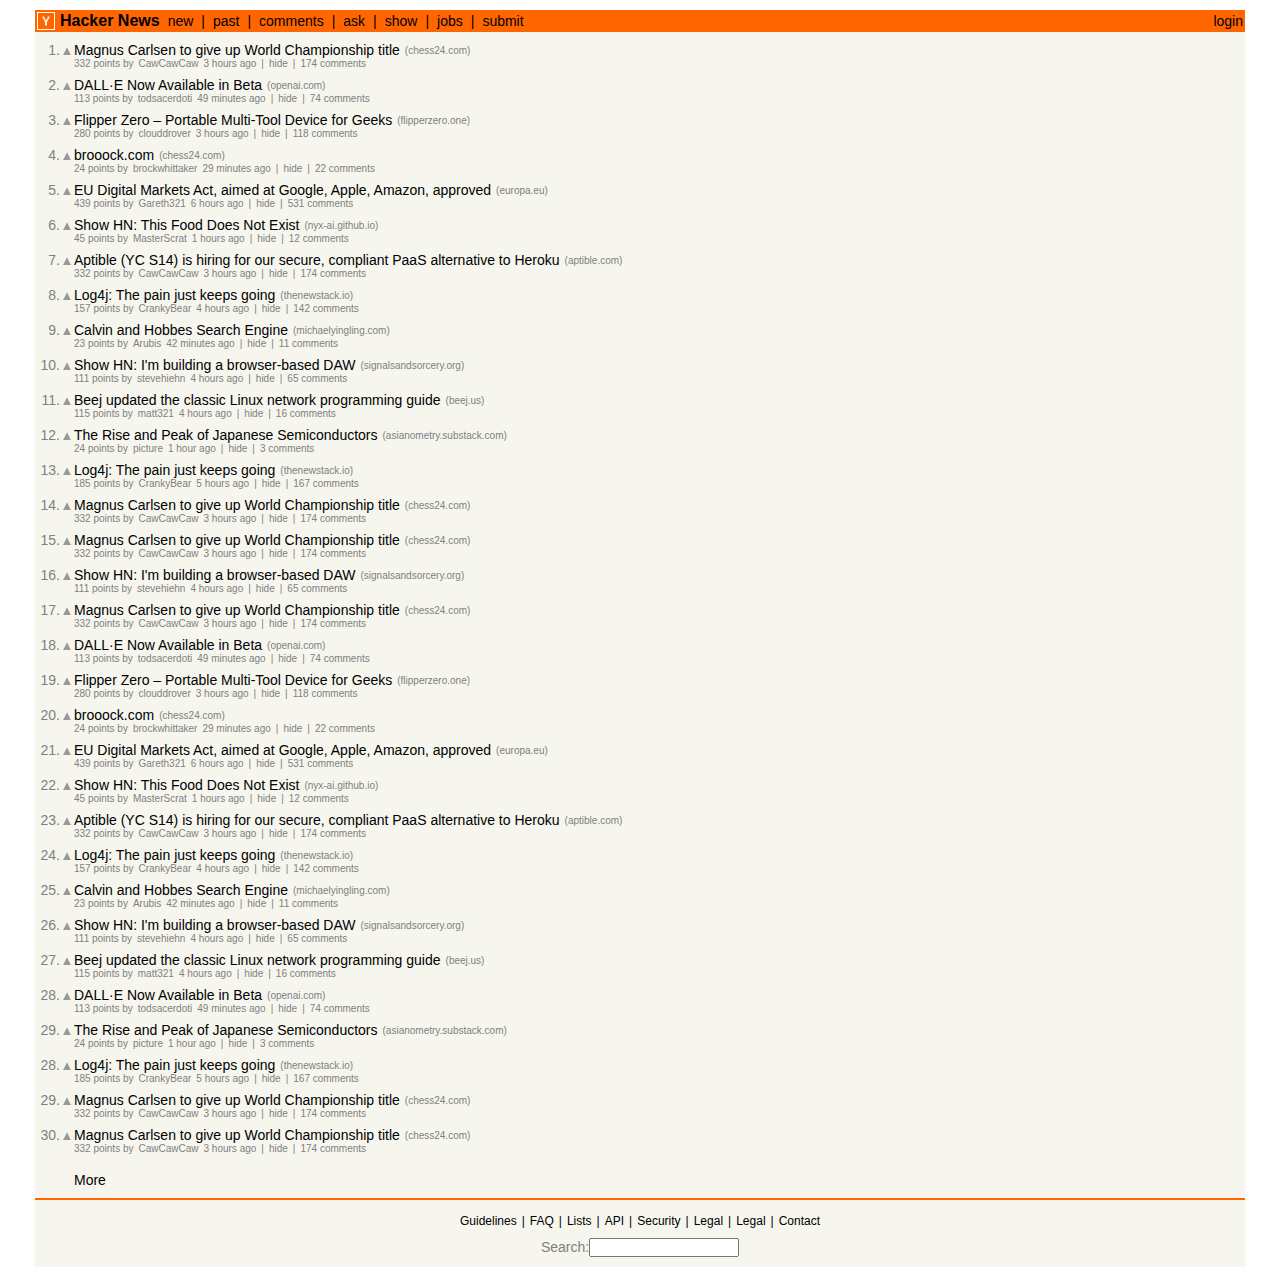
<file: Hacker news/index.html>
<!DOCTYPE html>
<html lang="en">

<head>
    <meta charset="UTF-8">
    <meta http-equiv="X-UA-Compatible" content="IE=edge">
    <meta name="viewport" content="width=device-width, initial-scale=1.0">
    <link rel="icon" href="assets/img/y18.gif">
    <link rel="stylesheet" href="assets/css/style.css">
    <title>Hacker News</title>
</head>

<body>
    <header>
        <div class="header__left-block">
            <img src="assets/img/y18.gif" alt="logo" class="header__logo">
            <ul>
                <li class="header__main-button">Hacker News</li>
                <li>new</li>
                <li>|</li>
                <li>past</li>
                <li>|</li>
                <li>comments</li>
                <li>|</li>
                <li>ask</li>
                <li>|</li>
                <li>show</li>
                <li>|</li>
                <li>jobs</li>
                <li>|</li>
                <li>submit</li>
            </ul>
        </div>
        <p>login</p>
    </header>

    <main>
        <div class="container">
            <div class="rss">
                <ul>
                    <li class="rss__item">
                        <span class="rss__id">1.</span>
                        <img src="assets/img/grayarrow2x.gif" alt="btn" class="rss__btn">
                        <div class="wrapper">
                            <div class="rss__top">
                                <p class="rss__title">Magnus Carlsen to give up World Championship title</p>
                                <span class="rss__link">(chess24.com)</span>
                            </div>
                            <ul class="rss__info">
                                <li>332 points by</li>
                                <li class="rss__info-item">CawCawCaw</li>
                                <li class="rss__info-item">3 hours ago</li>
                                <li>|</li>
                                <li class="rss__info-item">hide</li>
                                <li>|</li>
                                <li class="rss__info-item">174 comments</li>
                            </ul>
                        </div>
                    </li>
                    <li class="rss__item">
                        <span class="rss__id">2.</span>
                        <img src="assets/img/grayarrow2x.gif" alt="btn" class="rss__btn">
                        <div class="wrapper">
                            <div class="rss__top">
                                <p class="rss__title">DALL·E Now Available in Beta</p>
                                <span class="rss__link">(openai.com)</span>
                            </div>
                            <ul class="rss__info">
                                <li>113 points by</li>
                                <li class="rss__info-item">todsacerdoti</li>
                                <li class="rss__info-item">49 minutes ago</li>
                                <li>|</li>
                                <li class="rss__info-item">hide</li>
                                <li>|</li>
                                <li class="rss__info-item">74 comments</li>
                            </ul>
                        </div>
                    </li>
                    <li class="rss__item">
                        <span class="rss__id">3.</span>
                        <img src="assets/img/grayarrow2x.gif" alt="btn" class="rss__btn">
                        <div class="wrapper">
                            <div class="rss__top">
                                <p class="rss__title">Flipper Zero – Portable Multi-Tool Device for Geeks</p>
                                <span class="rss__link">(flipperzero.one)</span>
                            </div>
                            <ul class="rss__info">
                                <li>280 points by</li>
                                <li class="rss__info-item">clouddrover</li>
                                <li class="rss__info-item">3 hours ago</li>
                                <li>|</li>
                                <li class="rss__info-item">hide</li>
                                <li>|</li>
                                <li class="rss__info-item">118 comments</li>
                            </ul>
                        </div>
                    </li>
                    <li class="rss__item">
                        <span class="rss__id">4.</span>
                        <img src="assets/img/grayarrow2x.gif" alt="btn" class="rss__btn">
                        <div class="wrapper">
                            <div class="rss__top">
                                <p class="rss__title">brooock.com</p>
                                <span class="rss__link">(chess24.com)</span>
                            </div>
                            <ul class="rss__info">
                                <li>24 points by</li>
                                <li class="rss__info-item">brockwhittaker</li>
                                <li class="rss__info-item">29 minutes ago</li>
                                <li>|</li>
                                <li class="rss__info-item">hide</li>
                                <li>|</li>
                                <li class="rss__info-item">22 comments</li>
                            </ul>
                        </div>
                    </li>
                    <li class="rss__item">
                        <span class="rss__id">5.</span>
                        <img src="assets/img/grayarrow2x.gif" alt="btn" class="rss__btn">
                        <div class="wrapper">
                            <div class="rss__top">
                                <p class="rss__title">EU Digital Markets Act, aimed at Google, Apple, Amazon, approved
                                </p>
                                <span class="rss__link">(europa.eu)</span>
                            </div>
                            <ul class="rss__info">
                                <li>439 points by</li>
                                <li class="rss__info-item">Gareth321</li>
                                <li class="rss__info-item">6 hours ago</li>
                                <li>|</li>
                                <li class="rss__info-item">hide</li>
                                <li>|</li>
                                <li class="rss__info-item">531 comments</li>
                            </ul>
                        </div>
                    </li>
                    <li class="rss__item">
                        <span class="rss__id">6.</span>
                        <img src="assets/img/grayarrow2x.gif" alt="btn" class="rss__btn">
                        <div class="wrapper">
                            <div class="rss__top">
                                <p class="rss__title">Show HN: This Food Does Not Exist</p>
                                <span class="rss__link">(nyx-ai.github.io)</span>
                            </div>
                            <ul class="rss__info">
                                <li>45 points by</li>
                                <li class="rss__info-item">MasterScrat</li>
                                <li class="rss__info-item">1 hours ago</li>
                                <li>|</li>
                                <li class="rss__info-item">hide</li>
                                <li>|</li>
                                <li class="rss__info-item">12 comments</li>
                            </ul>
                        </div>
                    </li>
                    <li class="rss__item">
                        <span class="rss__id">7.</span>
                        <img src="assets/img/grayarrow2x.gif" alt="btn" class="rss__btn">
                        <div class="wrapper">
                            <div class="rss__top">
                                <p class="rss__title">Aptible (YC S14) is hiring for our secure, compliant PaaS
                                    alternative to Heroku</p>
                                <span class="rss__link">(aptible.com)</span>
                            </div>
                            <ul class="rss__info">
                                <li>332 points by</li>
                                <li class="rss__info-item">CawCawCaw</li>
                                <li class="rss__info-item">3 hours ago</li>
                                <li>|</li>
                                <li class="rss__info-item">hide</li>
                                <li>|</li>
                                <li class="rss__info-item">174 comments</li>
                            </ul>
                        </div>
                    </li>
                    <li class="rss__item">
                        <span class="rss__id">8.</span>
                        <img src="assets/img/grayarrow2x.gif" alt="btn" class="rss__btn">
                        <div class="wrapper">
                            <div class="rss__top">
                                <p class="rss__title">Log4j: The pain just keeps going</p>
                                <span class="rss__link">(thenewstack.io)</span>
                            </div>
                            <ul class="rss__info">
                                <li>157 points by</li>
                                <li class="rss__info-item">CrankyBear</li>
                                <li class="rss__info-item">4 hours ago</li>
                                <li>|</li>
                                <li class="rss__info-item">hide</li>
                                <li>|</li>
                                <li class="rss__info-item">142 comments</li>
                            </ul>
                        </div>
                    </li>
                    <li class="rss__item">
                        <span class="rss__id">9.</span>
                        <img src="assets/img/grayarrow2x.gif" alt="btn" class="rss__btn">
                        <div class="wrapper">
                            <div class="rss__top">
                                <p class="rss__title">Calvin and Hobbes Search Engine</p>
                                <span class="rss__link">(michaelyingling.com)</span>
                            </div>
                            <ul class="rss__info">
                                <li>23 points by</li>
                                <li class="rss__info-item">Arubis</li>
                                <li class="rss__info-item">42 minutes ago</li>
                                <li>|</li>
                                <li class="rss__info-item">hide</li>
                                <li>|</li>
                                <li class="rss__info-item">11 comments</li>
                            </ul>
                        </div>
                    </li>
                    <li class="rss__item">
                        <span class="rss__id">10.</span>
                        <img src="assets/img/grayarrow2x.gif" alt="btn" class="rss__btn">
                        <div class="wrapper">
                            <div class="rss__top">
                                <p class="rss__title"> Show HN: I'm building a browser-based DAW</p>
                                <span class="rss__link">(signalsandsorcery.org)</span>
                            </div>
                            <ul class="rss__info">
                                <li>111 points by</li>
                                <li class="rss__info-item">stevehiehn</li>
                                <li class="rss__info-item">4 hours ago</li>
                                <li>|</li>
                                <li class="rss__info-item">hide</li>
                                <li>|</li>
                                <li class="rss__info-item">65 comments</li>
                            </ul>
                        </div>
                    </li>
                    <li class="rss__item">
                        <span class="rss__id">11.</span>
                        <img src="assets/img/grayarrow2x.gif" alt="btn" class="rss__btn">
                        <div class="wrapper">
                            <div class="rss__top">
                                <p class="rss__title">Beej updated the classic Linux network programming guide</p>
                                <span class="rss__link">(beej.us)</span>
                            </div>
                            <ul class="rss__info">
                                <li>115 points by</li>
                                <li class="rss__info-item">matt321</li>
                                <li class="rss__info-item">4 hours ago</li>
                                <li>|</li>
                                <li class="rss__info-item">hide</li>
                                <li>|</li>
                                <li class="rss__info-item">16 comments</li>
                            </ul>
                        </div>
                    </li>
                    <li class="rss__item">
                        <span class="rss__id">12.</span>
                        <img src="assets/img/grayarrow2x.gif" alt="btn" class="rss__btn">
                        <div class="wrapper">
                            <div class="rss__top">
                                <p class="rss__title">The Rise and Peak of Japanese Semiconductors</p>
                                <span class="rss__link">(asianometry.substack.com)</span>
                            </div>
                            <ul class="rss__info">
                                <li>24 points by</li>
                                <li class="rss__info-item">picture</li>
                                <li class="rss__info-item">1 hour ago</li>
                                <li>|</li>
                                <li class="rss__info-item">hide</li>
                                <li>|</li>
                                <li class="rss__info-item">3 comments</li>
                            </ul>
                        </div>
                    </li>
                    <li class="rss__item">
                        <span class="rss__id">13.</span>
                        <img src="assets/img/grayarrow2x.gif" alt="btn" class="rss__btn">
                        <div class="wrapper">
                            <div class="rss__top">
                                <p class="rss__title">Log4j: The pain just keeps going</p>
                                <span class="rss__link">(thenewstack.io)</span>
                            </div>
                            <ul class="rss__info">
                                <li>185 points by</li>
                                <li class="rss__info-item">CrankyBear</li>
                                <li class="rss__info-item">5 hours ago</li>
                                <li>|</li>
                                <li class="rss__info-item">hide</li>
                                <li>|</li>
                                <li class="rss__info-item">167 comments</li>
                            </ul>
                        </div>
                    </li>
                    <li class="rss__item">
                        <span class="rss__id">14.</span>
                        <img src="assets/img/grayarrow2x.gif" alt="btn" class="rss__btn">
                        <div class="wrapper">
                            <div class="rss__top">
                                <p class="rss__title">Magnus Carlsen to give up World Championship title</p>
                                <span class="rss__link">(chess24.com)</span>
                            </div>
                            <ul class="rss__info">
                                <li>332 points by</li>
                                <li class="rss__info-item">CawCawCaw</li>
                                <li class="rss__info-item">3 hours ago</li>
                                <li>|</li>
                                <li class="rss__info-item">hide</li>
                                <li>|</li>
                                <li class="rss__info-item">174 comments</li>
                            </ul>
                        </div>
                    </li>
                    <li class="rss__item">
                        <span class="rss__id">15.</span>
                        <img src="assets/img/grayarrow2x.gif" alt="btn" class="rss__btn">
                        <div class="wrapper">
                            <div class="rss__top">
                                <p class="rss__title">Magnus Carlsen to give up World Championship title</p>
                                <span class="rss__link">(chess24.com)</span>
                            </div>
                            <ul class="rss__info">
                                <li>332 points by</li>
                                <li class="rss__info-item">CawCawCaw</li>
                                <li class="rss__info-item">3 hours ago</li>
                                <li>|</li>
                                <li class="rss__info-item">hide</li>
                                <li>|</li>
                                <li class="rss__info-item">174 comments</li>
                            </ul>
                        </div>
                    </li>
                    <li class="rss__item">
                        <span class="rss__id">16.</span>
                        <img src="assets/img/grayarrow2x.gif" alt="btn" class="rss__btn">
                        <div class="wrapper">
                            <div class="rss__top">
                                <p class="rss__title"> Show HN: I'm building a browser-based DAW</p>
                                <span class="rss__link">(signalsandsorcery.org)</span>
                            </div>
                            <ul class="rss__info">
                                <li>111 points by</li>
                                <li class="rss__info-item">stevehiehn</li>
                                <li class="rss__info-item">4 hours ago</li>
                                <li>|</li>
                                <li class="rss__info-item">hide</li>
                                <li>|</li>
                                <li class="rss__info-item">65 comments</li>
                            </ul>
                        </div>
                    </li>
                    <li class="rss__item">
                        <span class="rss__id">17.</span>
                        <img src="assets/img/grayarrow2x.gif" alt="btn" class="rss__btn">
                        <div class="wrapper">
                            <div class="rss__top">
                                <p class="rss__title">Magnus Carlsen to give up World Championship title</p>
                                <span class="rss__link">(chess24.com)</span>
                            </div>
                            <ul class="rss__info">
                                <li>332 points by</li>
                                <li class="rss__info-item">CawCawCaw</li>
                                <li class="rss__info-item">3 hours ago</li>
                                <li>|</li>
                                <li class="rss__info-item">hide</li>
                                <li>|</li>
                                <li class="rss__info-item">174 comments</li>
                            </ul>
                        </div>
                    </li>
                    <li class="rss__item">
                        <span class="rss__id">18.</span>
                        <img src="assets/img/grayarrow2x.gif" alt="btn" class="rss__btn">
                        <div class="wrapper">
                            <div class="rss__top">
                                <p class="rss__title">DALL·E Now Available in Beta</p>
                                <span class="rss__link">(openai.com)</span>
                            </div>
                            <ul class="rss__info">
                                <li>113 points by</li>
                                <li class="rss__info-item">todsacerdoti</li>
                                <li class="rss__info-item">49 minutes ago</li>
                                <li>|</li>
                                <li class="rss__info-item">hide</li>
                                <li>|</li>
                                <li class="rss__info-item">74 comments</li>
                            </ul>
                        </div>
                    </li>
                    <li class="rss__item">
                        <span class="rss__id">19.</span>
                        <img src="assets/img/grayarrow2x.gif" alt="btn" class="rss__btn">
                        <div class="wrapper">
                            <div class="rss__top">
                                <p class="rss__title">Flipper Zero – Portable Multi-Tool Device for Geeks</p>
                                <span class="rss__link">(flipperzero.one)</span>
                            </div>
                            <ul class="rss__info">
                                <li>280 points by</li>
                                <li class="rss__info-item">clouddrover</li>
                                <li class="rss__info-item">3 hours ago</li>
                                <li>|</li>
                                <li class="rss__info-item">hide</li>
                                <li>|</li>
                                <li class="rss__info-item">118 comments</li>
                            </ul>
                        </div>
                    </li>
                    <li class="rss__item">
                        <span class="rss__id">20.</span>
                        <img src="assets/img/grayarrow2x.gif" alt="btn" class="rss__btn">
                        <div class="wrapper">
                            <div class="rss__top">
                                <p class="rss__title">brooock.com</p>
                                <span class="rss__link">(chess24.com)</span>
                            </div>
                            <ul class="rss__info">
                                <li>24 points by</li>
                                <li class="rss__info-item">brockwhittaker</li>
                                <li class="rss__info-item">29 minutes ago</li>
                                <li>|</li>
                                <li class="rss__info-item">hide</li>
                                <li>|</li>
                                <li class="rss__info-item">22 comments</li>
                            </ul>
                        </div>
                    </li>
                    <li class="rss__item">
                        <span class="rss__id">21.</span>
                        <img src="assets/img/grayarrow2x.gif" alt="btn" class="rss__btn">
                        <div class="wrapper">
                            <div class="rss__top">
                                <p class="rss__title">EU Digital Markets Act, aimed at Google, Apple, Amazon, approved
                                </p>
                                <span class="rss__link">(europa.eu)</span>
                            </div>
                            <ul class="rss__info">
                                <li>439 points by</li>
                                <li class="rss__info-item">Gareth321</li>
                                <li class="rss__info-item">6 hours ago</li>
                                <li>|</li>
                                <li class="rss__info-item">hide</li>
                                <li>|</li>
                                <li class="rss__info-item">531 comments</li>
                            </ul>
                        </div>
                    </li>
                    <li class="rss__item">
                        <span class="rss__id">22.</span>
                        <img src="assets/img/grayarrow2x.gif" alt="btn" class="rss__btn">
                        <div class="wrapper">
                            <div class="rss__top">
                                <p class="rss__title">Show HN: This Food Does Not Exist</p>
                                <span class="rss__link">(nyx-ai.github.io)</span>
                            </div>
                            <ul class="rss__info">
                                <li>45 points by</li>
                                <li class="rss__info-item">MasterScrat</li>
                                <li class="rss__info-item">1 hours ago</li>
                                <li>|</li>
                                <li class="rss__info-item">hide</li>
                                <li>|</li>
                                <li class="rss__info-item">12 comments</li>
                            </ul>
                        </div>
                    </li>
                    <li class="rss__item">
                        <span class="rss__id">23.</span>
                        <img src="assets/img/grayarrow2x.gif" alt="btn" class="rss__btn">
                        <div class="wrapper">
                            <div class="rss__top">
                                <p class="rss__title">Aptible (YC S14) is hiring for our secure, compliant PaaS
                                    alternative to Heroku</p>
                                <span class="rss__link">(aptible.com)</span>
                            </div>
                            <ul class="rss__info">
                                <li>332 points by</li>
                                <li class="rss__info-item">CawCawCaw</li>
                                <li class="rss__info-item">3 hours ago</li>
                                <li>|</li>
                                <li class="rss__info-item">hide</li>
                                <li>|</li>
                                <li class="rss__info-item">174 comments</li>
                            </ul>
                        </div>
                    </li>
                    <li class="rss__item">
                        <span class="rss__id">24.</span>
                        <img src="assets/img/grayarrow2x.gif" alt="btn" class="rss__btn">
                        <div class="wrapper">
                            <div class="rss__top">
                                <p class="rss__title">Log4j: The pain just keeps going</p>
                                <span class="rss__link">(thenewstack.io)</span>
                            </div>
                            <ul class="rss__info">
                                <li>157 points by</li>
                                <li class="rss__info-item">CrankyBear</li>
                                <li class="rss__info-item">4 hours ago</li>
                                <li>|</li>
                                <li class="rss__info-item">hide</li>
                                <li>|</li>
                                <li class="rss__info-item">142 comments</li>
                            </ul>
                        </div>
                    </li>
                    <li class="rss__item">
                        <span class="rss__id">25.</span>
                        <img src="assets/img/grayarrow2x.gif" alt="btn" class="rss__btn">
                        <div class="wrapper">
                            <div class="rss__top">
                                <p class="rss__title">Calvin and Hobbes Search Engine</p>
                                <span class="rss__link">(michaelyingling.com)</span>
                            </div>
                            <ul class="rss__info">
                                <li>23 points by</li>
                                <li class="rss__info-item">Arubis</li>
                                <li class="rss__info-item">42 minutes ago</li>
                                <li>|</li>
                                <li class="rss__info-item">hide</li>
                                <li>|</li>
                                <li class="rss__info-item">11 comments</li>
                            </ul>
                        </div>
                    </li>
                    <li class="rss__item">
                        <span class="rss__id">26.</span>
                        <img src="assets/img/grayarrow2x.gif" alt="btn" class="rss__btn">
                        <div class="wrapper">
                            <div class="rss__top">
                                <p class="rss__title"> Show HN: I'm building a browser-based DAW</p>
                                <span class="rss__link">(signalsandsorcery.org)</span>
                            </div>
                            <ul class="rss__info">
                                <li>111 points by</li>
                                <li class="rss__info-item">stevehiehn</li>
                                <li class="rss__info-item">4 hours ago</li>
                                <li>|</li>
                                <li class="rss__info-item">hide</li>
                                <li>|</li>
                                <li class="rss__info-item">65 comments</li>
                            </ul>
                        </div>
                    </li>
                    <li class="rss__item">
                        <span class="rss__id">27.</span>
                        <img src="assets/img/grayarrow2x.gif" alt="btn" class="rss__btn">
                        <div class="wrapper">
                            <div class="rss__top">
                                <p class="rss__title">Beej updated the classic Linux network programming guide</p>
                                <span class="rss__link">(beej.us)</span>
                            </div>
                            <ul class="rss__info">
                                <li>115 points by</li>
                                <li class="rss__info-item">matt321</li>
                                <li class="rss__info-item">4 hours ago</li>
                                <li>|</li>
                                <li class="rss__info-item">hide</li>
                                <li>|</li>
                                <li class="rss__info-item">16 comments</li>
                            </ul>
                        </div>
                    </li>
                    <li class="rss__item">
                        <span class="rss__id">28.</span>
                        <img src="assets/img/grayarrow2x.gif" alt="btn" class="rss__btn">
                        <div class="wrapper">
                            <div class="rss__top">
                                <p class="rss__title">DALL·E Now Available in Beta</p>
                                <span class="rss__link">(openai.com)</span>
                            </div>
                            <ul class="rss__info">
                                <li>113 points by</li>
                                <li class="rss__info-item">todsacerdoti</li>
                                <li class="rss__info-item">49 minutes ago</li>
                                <li>|</li>
                                <li class="rss__info-item">hide</li>
                                <li>|</li>
                                <li class="rss__info-item">74 comments</li>
                            </ul>
                        </div>
                    </li>
                    <li class="rss__item">
                        <span class="rss__id">29.</span>
                        <img src="assets/img/grayarrow2x.gif" alt="btn" class="rss__btn">
                        <div class="wrapper">
                            <div class="rss__top">
                                <p class="rss__title">The Rise and Peak of Japanese Semiconductors</p>
                                <span class="rss__link">(asianometry.substack.com)</span>
                            </div>
                            <ul class="rss__info">
                                <li>24 points by</li>
                                <li class="rss__info-item">picture</li>
                                <li class="rss__info-item">1 hour ago</li>
                                <li>|</li>
                                <li class="rss__info-item">hide</li>
                                <li>|</li>
                                <li class="rss__info-item">3 comments</li>
                            </ul>
                        </div>
                    </li>
                    <li class="rss__item">
                        <span class="rss__id">28.</span>
                        <img src="assets/img/grayarrow2x.gif" alt="btn" class="rss__btn">
                        <div class="wrapper">
                            <div class="rss__top">
                                <p class="rss__title">Log4j: The pain just keeps going</p>
                                <span class="rss__link">(thenewstack.io)</span>
                            </div>
                            <ul class="rss__info">
                                <li>185 points by</li>
                                <li class="rss__info-item">CrankyBear</li>
                                <li class="rss__info-item">5 hours ago</li>
                                <li>|</li>
                                <li class="rss__info-item">hide</li>
                                <li>|</li>
                                <li class="rss__info-item">167 comments</li>
                            </ul>
                        </div>
                    </li>
                    <li class="rss__item">
                        <span class="rss__id">29.</span>
                        <img src="assets/img/grayarrow2x.gif" alt="btn" class="rss__btn">
                        <div class="wrapper">
                            <div class="rss__top">
                                <p class="rss__title">Magnus Carlsen to give up World Championship title</p>
                                <span class="rss__link">(chess24.com)</span>
                            </div>
                            <ul class="rss__info">
                                <li>332 points by</li>
                                <li class="rss__info-item">CawCawCaw</li>
                                <li class="rss__info-item">3 hours ago</li>
                                <li>|</li>
                                <li class="rss__info-item">hide</li>
                                <li>|</li>
                                <li class="rss__info-item">174 comments</li>
                            </ul>
                        </div>
                    </li>
                    <li class="rss__item">
                        <span class="rss__id">30.</span>
                        <img src="assets/img/grayarrow2x.gif" alt="btn" class="rss__btn">
                        <div class="wrapper">
                            <div class="rss__top">
                                <p class="rss__title">Magnus Carlsen to give up World Championship title</p>
                                <span class="rss__link">(chess24.com)</span>
                            </div>
                            <ul class="rss__info">
                                <li>332 points by</li>
                                <li class="rss__info-item">CawCawCaw</li>
                                <li class="rss__info-item">3 hours ago</li>
                                <li>|</li>
                                <li class="rss__info-item">hide</li>
                                <li>|</li>
                                <li class="rss__info-item">174 comments</li>
                            </ul>
                        </div>
                    </li>
                </ul>
            </div>
            <p class="info__button">More</p>
        </div>
    </main>

    <footer>
        <div class="footer__wrapper">
            <ul>
                <li>Guidelines</li>
                <li>|</li>
                <li>FAQ</li>
                <li>|</li>
                <li>Lists</li>
                <li>|</li>
                <li>API</li>
                <li>|</li>
                <li>Security</li>
                <li>|</li>
                <li>Legal</li>
                <li>|</li>
                <li>Legal</li>
                <li>|</li>
                <li>Contact</li>
            </ul>
            <div class="search">
                <Span>Search:</Span><input type="text">
            </div>
        </div>
    </footer>
</body>

</html>
</file>
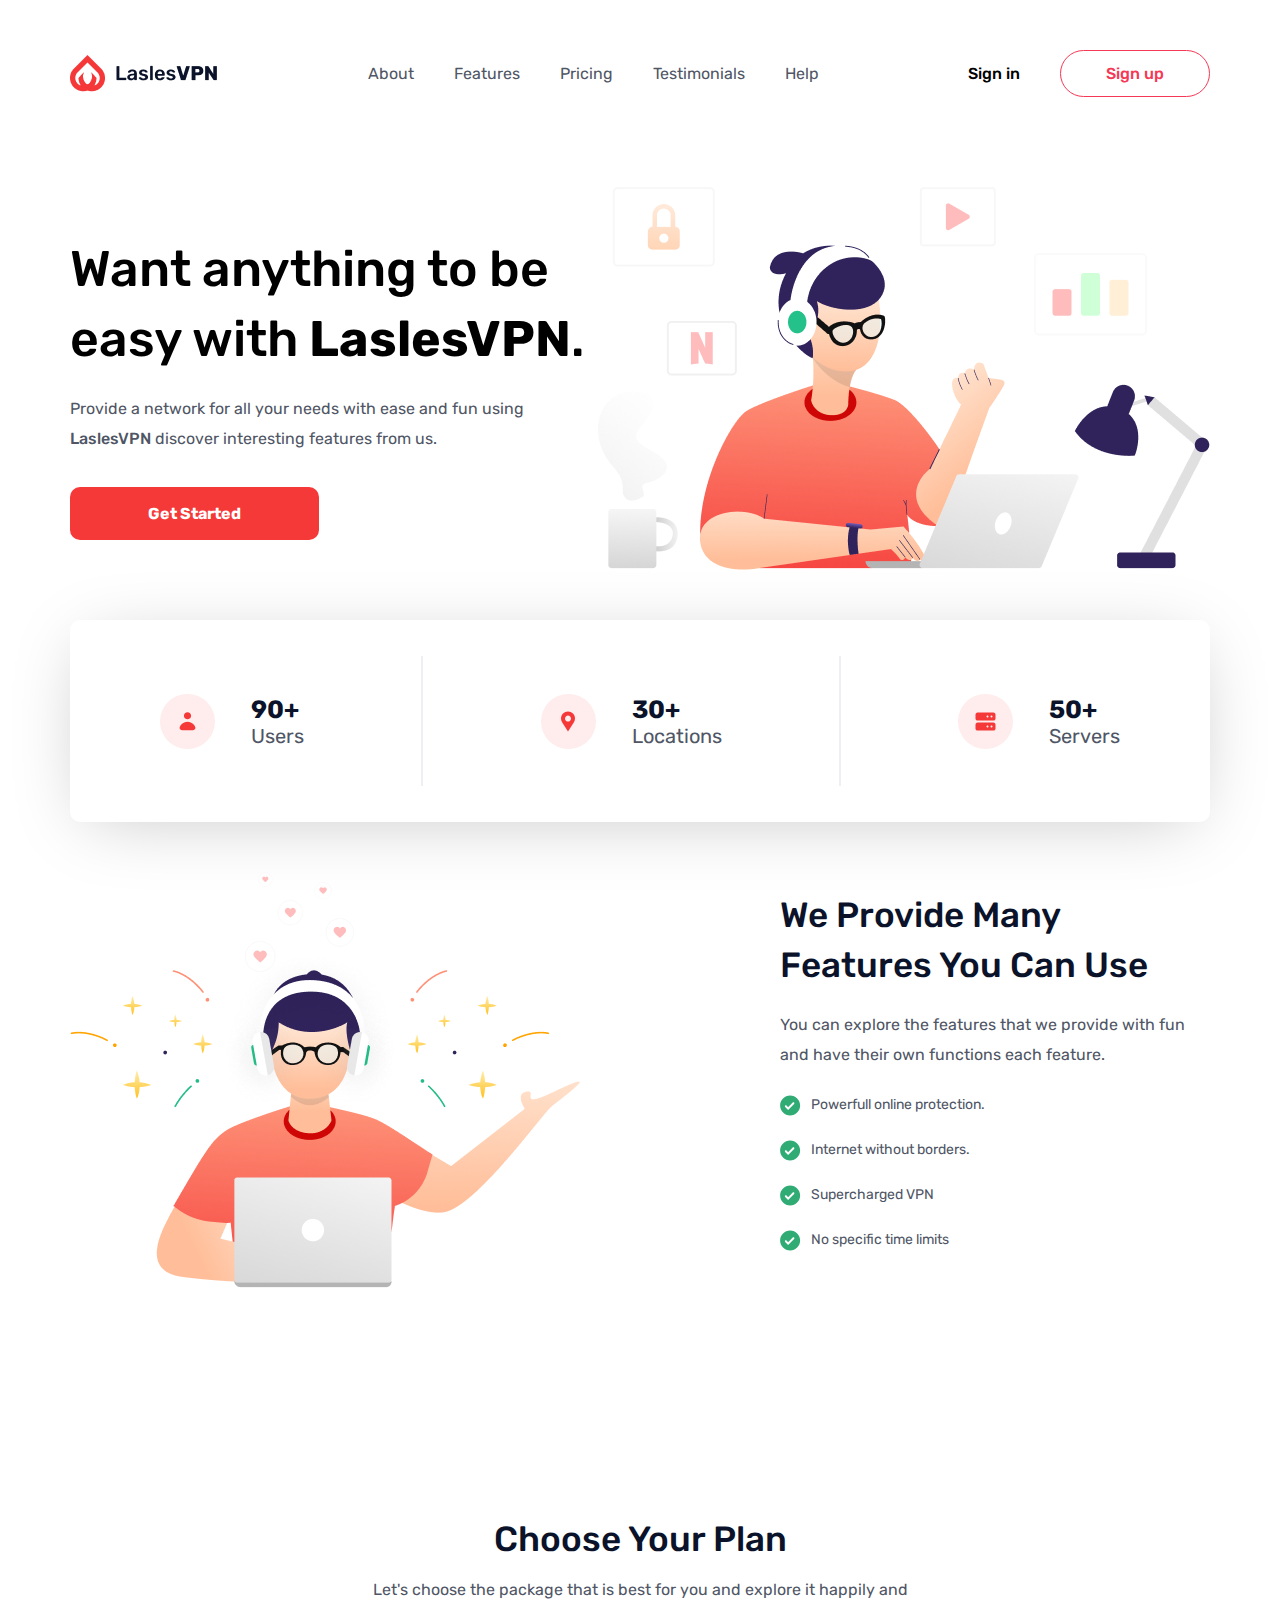
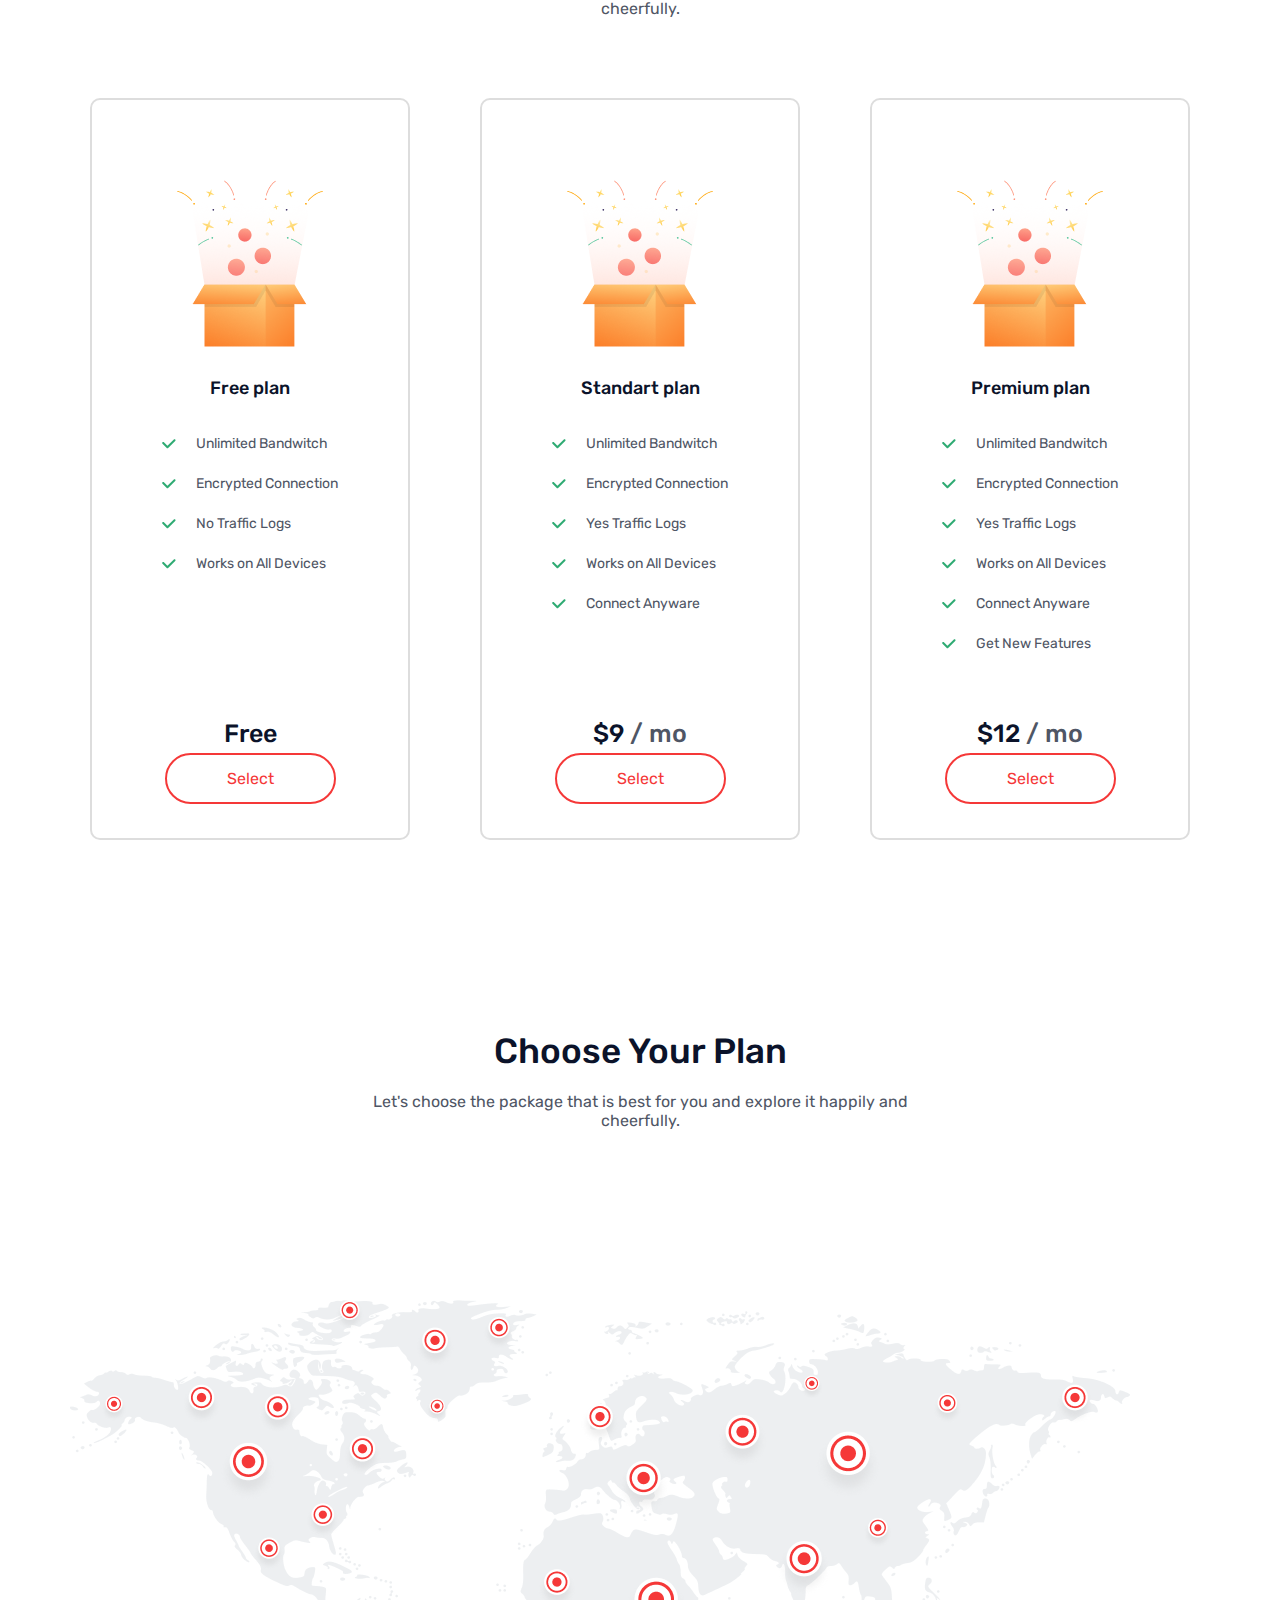
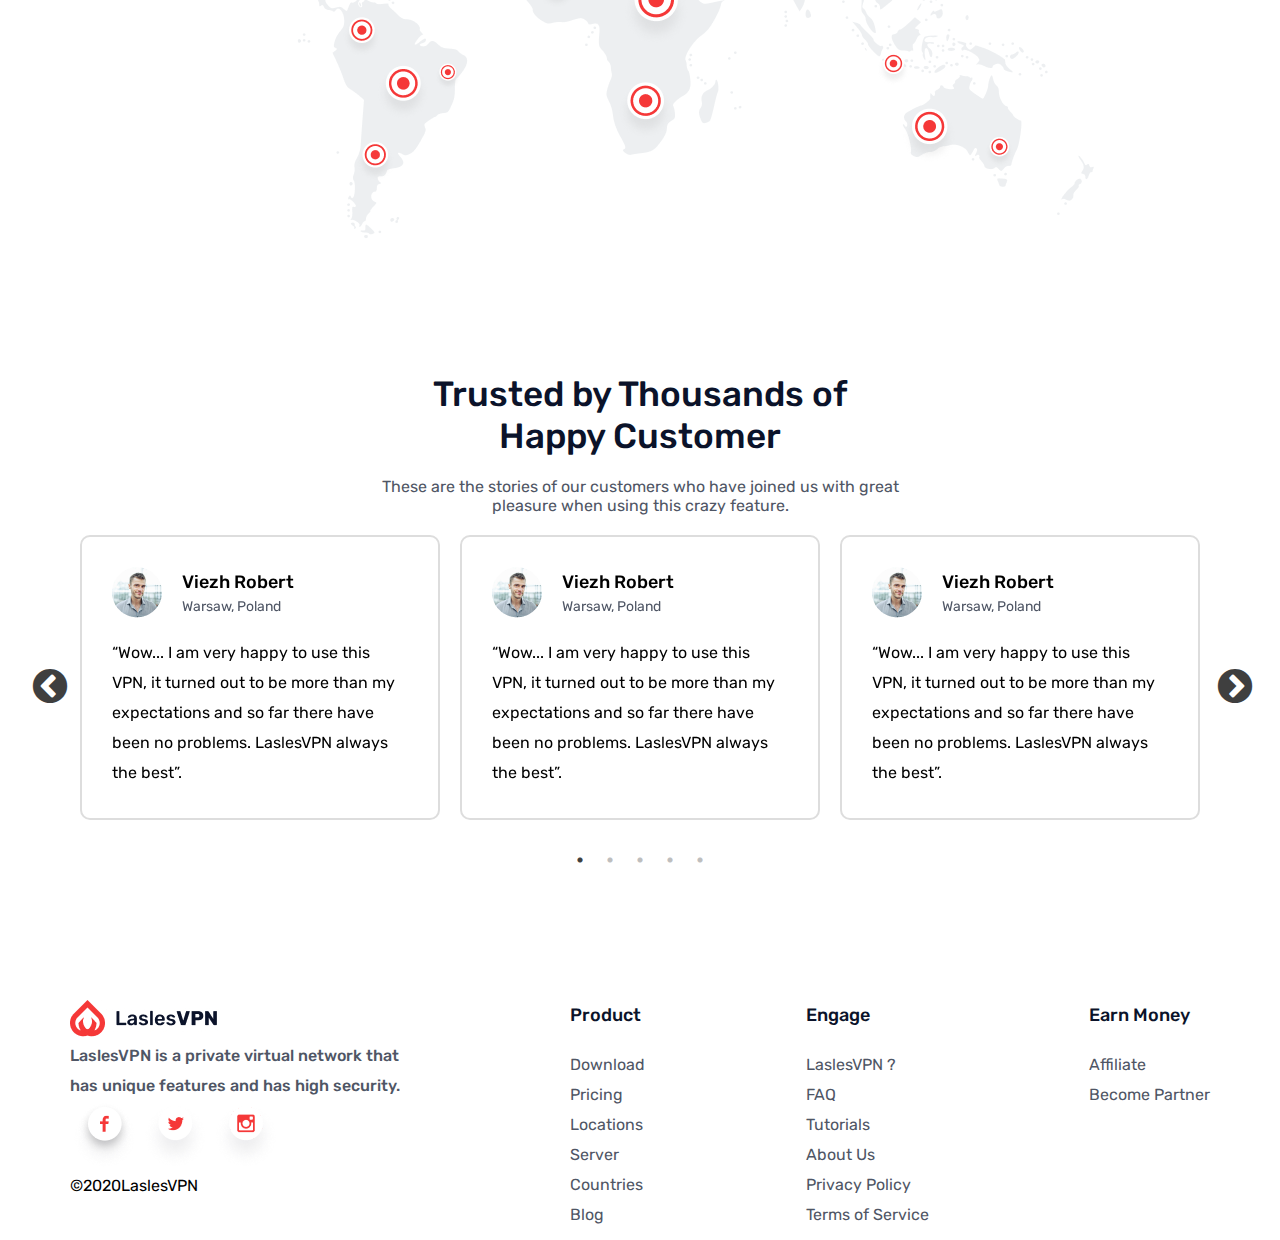
<file: VPN WEB/index.html>
<!DOCTYPE html>
<html lang="en">

<head>
    <meta charset="UTF-8">
    <meta http-equiv="X-UA-Compatible" content="IE=edge">
    <meta name="viewport" content="width=device-width, initial-scale=1.0">
    <link rel="stylesheet" href="assets/js/slick-master/slick/slick-theme.css">
    <link rel="stylesheet" href="assets/js/slick-master/slick/slick.css">
    <link rel="stylesheet" href="assets/css/style.css">
    <title>Document</title>
</head>

<body>
    <header>
        <div class="container">
            <div class="header">
                <img class="header__logo" id="logo" src="assets/img/Logo.jpg" alt="#">
                <nav class="header__nav">
                    <ul>
                        <li><a href="#">About</a></li>
                        <li><a href="#">Features</a></li>
                        <li><a href="#">Pricing</a></li>
                        <li><a href="#">Testimonials</a></li>
                        <li><a href="#">Help</a></li>
                    </ul>
                </nav>
                <div class="header__autorization">
                    <button><a href="#">Sign in</a></button>
                    <button><a href="#">Sign up</a></button>
                </div>
            </div>
        </div>
    </header>

    <main>
        <div class="container">
            <div class="content">
                <div class="jumbotron">
                    <div class="jumbotron__info">
                        <h1>
                            Want anything to be easy with <span>LaslesVPN</span>.
                        </h1>

                        <p>
                            Provide a network for all your needs with ease and fun using <span>LaslesVPN</span> discover
                            interesting features from us.
                        </p>

                        <a href="#">Get Started</a>
                    </div>
                    <img src="assets/img/1.png" alt="#">
                </div>
                <div class="stats">
                    <div class="stats__users stats__element">
                        <div class="stats__wrapper-icon"><img src="assets/img/Icon/user.svg"
                                alt="Здесь должна быть иконка"></div>
                        <div class="stats__text">
                            <p class="stats__text-title">
                                90+
                            </p>

                            <p class="stats__text-main">
                                Users
                            </p>
                        </div>
                    </div>

                    <div class="stats__separation"></div>

                    <div class="stats__locations stats__element">
                        <div class="stats__wrapper-icon"><img src="assets/img/Icon/location.svg"
                                alt="Здесь должна быть иконка"></div>
                        <div class="stats__text">
                            <p class="stats__text-title">
                                30+
                            </p>

                            <p class="stats__text-main">
                                Locations
                            </p>
                        </div>
                    </div>

                    <div class="stats__separation"></div>

                    <div class="stats__servers stats__element">
                        <div class="stats__wrapper-icon"><img src="assets/img/Icon/server.svg"
                                alt="Здесь должна быть иконка"></div>
                        <div class="stats__text">
                            <p class="stats__text-title">
                                50+
                            </p>

                            <p class="stats__text-main">
                                Servers
                            </p>
                        </div>
                    </div>


                </div>
                <div class="features">
                    <img src="assets/img/2.png" alt="#" class="features__img-2">
                    <div class="features__info">
                        <p class="features__info-title">
                            We Provide Many Features You Can Use
                        </p>

                        <p class="features__info-main">
                            You can explore the features that we provide with fun and have their own functions each
                            feature.
                        </p>

                        <ul>
                            <li><img src="assets/img/check_mark.svg" alt="#"><span>Powerfull online protection.</span>
                            </li>
                            <li><img src="assets/img/check_mark.svg" alt="#"><span>Internet without borders.</span></li>
                            <li><img src="assets/img/check_mark.svg" alt="#"><span>Supercharged VPN</span></li>
                            <li><img src="assets/img/check_mark.svg" alt="#"><span>No specific time limits</span></li>
                        </ul>
                    </div>

                </div>
            </div>
            <div class="plans">
                <div class="plans__header new-info">
                    <h2>Choose Your Plan</h2>
                    <p>Let's choose the package that is best for you and explore it happily and cheerfully.</p>
                </div>
                <div class="plans__product">
                    <input type="radio" name="rad" id="idRad1">
                    <input type="radio" name="rad" id="idRad2">
                    <input type="radio" name="rad" id="idRad3">
                    <div class="plans__product-block">
                        <img src="assets/img/box.png" alt="Картинка коробки">
                        <div class="plans__tender">
                            <p>Free plan</p>
                            <ul>
                                <li><img src="assets/img/green_mark.svg" alt="#"><span>Unlimited Bandwitch</span></li>

                                <li><img src="assets/img/green_mark.svg" alt="#"><span>Encrypted Connection</span></li>

                                <li><img src="assets/img/green_mark.svg" alt="#"><span>No Traffic Logs</span></li>

                                <li><img src="assets/img/green_mark.svg" alt="#"><span>Works on All Devices</span></li>
                            </ul>
                        </div>
                        <div class="plans__accept">
                            <p class="plans__accept-cost">Free</p>
                            <label for="idRad1"><span class="btn__on1">Select</span></label>
                        </div>
                    </div>

                    <div class="plans__product-block">
                        <img src="assets/img/box.png" alt="Картинка коробки">
                        <div class="plans__tender">
                            <p>Standart plan</p>
                            <ul>

                                <li><img src="assets/img/green_mark.svg" alt="#"><span>Unlimited Bandwitch</span></li>

                                <li><img src="assets/img/green_mark.svg" alt="#"><span>Encrypted Connection</span></li>

                                <li><img src="assets/img/green_mark.svg" alt="#"><span>Yes Traffic Logs</span></li>

                                <li><img src="assets/img/green_mark.svg" alt="#"><span>Works on All Devices</span></li>

                                <li><img src="assets/img/green_mark.svg" alt="#"><span>Connect Anyware</span></li>
                            </ul>
                        </div>
                        <div class="plans__accept">
                            <p class="plans__accept-cost">$9 <span class="plans__accept-term">/ mo</span></p>
                            <label for="idRad2"><span class="btn__on2">Select</span></label>
                        </div>
                    </div>

                    <div class="plans__product-block">
                        <img src="assets/img/box.png" alt="Картинка коробки">
                        <div class="plans__tender">
                            <p>Premium plan</p>
                            <ul>

                                <li><img src="assets/img/green_mark.svg" alt="#"><span>Unlimited Bandwitch</span></li>

                                <li><img src="assets/img/green_mark.svg" alt="#"><span>Encrypted Connection</span></li>

                                <li><img src="assets/img/green_mark.svg" alt="#"><span>Yes Traffic Logs</span></li>

                                <li><img src="assets/img/green_mark.svg" alt="#"><span>Works on All Devices</span></li>

                                <li><img src="assets/img/green_mark.svg" alt="#"><span>Connect Anyware</span></li>

                                <li><img src="assets/img/green_mark.svg" alt="#"><span>Get New Features</span></li>
                            </ul>
                        </div>
                        <div class="plans__accept">
                            <p class="plans__accept-cost">$12 <span class="plans__accept-term">/ mo</p>
                            <label for="idRad3"><span class="btn__on3">Select</span></label>
                        </div>
                    </div>
                </div>
            </div>
            <div class="map">
                <div class="map-info new-info">
                    <h2>Choose Your Plan</h2>
                    <p>Let's choose the package that is best for you and explore it happily and cheerfully.</p>
                </div>
                <div class="map__photo">
                    <img src="assets/img/Huge Global.png" alt="#">
                </div>

            </div>

            <div class="slider">
                <div class="slider__header new-info">
                    <h2>Trusted by Thousands of Happy Customer</h2>
                    <p>These are the stories of our customers who have joined us with great pleasure when using this
                        crazy
                        feature.</p>
                </div>
                <div class="slider__track">
                    <div class="slider__item review">
                        <div class="review__header">
                            <img src="assets/img/review-avatar03.png" alt="#">
                            <div>
                                <p class="review__header-name">Viezh Robert</p>
                                <p class="review__header-geo">Warsaw, Poland</p>
                            </div>
                        </div>
                        <div class="review__text">“Wow... I am very happy to use this VPN, it turned out to be more than
                            my expectations and so far there have been no problems. LaslesVPN always the best”.</div>
                    </div>
                    <div class="slider__item review">
                        <div class="review__header">
                            <img src="assets/img/review-avatar03.png" alt="#">
                            <div>
                                <p class="review__header-name">Viezh Robert</p>
                                <p class="review__header-geo">Warsaw, Poland</p>
                            </div>
                        </div>
                        <div class="review__text">“Wow... I am very happy to use this VPN, it turned out to be more than
                            my expectations and so far there have been no problems. LaslesVPN always the best”.</div>
                    </div>
                    <div class="slider__item review">
                        <div class="review__header">
                            <img src="assets/img/review-avatar03.png" alt="#">
                            <div>
                                <p class="review__header-name">Viezh Robert</p>
                                <p class="review__header-geo">Warsaw, Poland</p>
                            </div>
                        </div>
                        <div class="review__text">“Wow... I am very happy to use this VPN, it turned out to be more than
                            my expectations and so far there have been no problems. LaslesVPN always the best”.</div>
                    </div>
                    <div class="slider__item review">
                        <div class="review__header">
                            <img src="assets/img/review-avatar03.png" alt="#">
                            <div>
                                <p class="review__header-name">Viezh Robert</p>
                                <p class="review__header-geo">Warsaw, Poland</p>
                            </div>
                        </div>
                        <div class="review__text">“Wow... I am very happy to use this VPN, it turned out to be more than
                            my expectations and so far there have been no problems. LaslesVPN always the best”.</div>
                    </div>
                    <div class="slider__item review">
                        <div class="review__header">
                            <img src="assets/img/review-avatar03.png" alt="#">
                            <div>
                                <p class="review__header-name">Viezh Robert</p>
                                <p class="review__header-geo">Warsaw, Poland</p>
                            </div>
                        </div>
                        <div class="review__text">“Wow... I am very happy to use this VPN, it turned out to be more than
                            my expectations and so far there have been no problems. LaslesVPN always the best”.</div>
                    </div>
                </div>
            </div>
        </div>


    </main>

    <footer>
        <div class="container">
            <div class="footer">
                <div class="footer__info">
                    <ul>
                        <li><img src="assets/img/Logo.jpg" alt="#"></li>
                        <li>
                            <p>LaslesVPN is a private virtual network that has unique features and has high
                                security.</p>
                        </li>
                        <li class="footer__info-socials"><img src="assets/img/Socmed/Facebook.png" alt="#"><img
                                src="assets/img/Socmed/Twitter.png" alt="#"><img src="assets/img/Socmed/Instagram.png"
                                alt="#"></li>
                        <li>©2020LaslesVPN</li>
                    </ul>
                </div>
                <div class="footer__product list">
                    <ul>
                        <li class="head-ul">Product</li>
                        <li><a href="#">Download </a></li>
                        <li><a href="#">Pricing</a></li>
                        <li><a href="#">Locations</a></li>
                        <li><a href="#">Server</a></li>
                        <li><a href="#">Countries</a></li>
                        <li><a href="#">Blog</a></li>
                    </ul>
                </div>
                <div class="footer__engage list">
                    <ul>
                        <li class="head-ul">Engage</li>
                        <li><a href="#">LaslesVPN ? </a></li>
                        <li><a href="#">FAQ</a></li>
                        <li><a href="#">Tutorials</a></li>
                        <li><a href="#">About Us</a></li>
                        <li><a href="#">Privacy Policy</a></li>
                        <li><a href="#">Terms of Service</a></li>
                    </ul>
                </div>
                <div class="footer__earnMoney list">
                    <ul>
                        <li class="head-ul">Earn Money</li>
                        <li><a href="#">Affiliate</a></li>
                        <li><a href="#">Become Partner</a></li>
                    </ul>
                </div>
            </div>
        </div>
    </footer>


    <script src="https://code.jquery.com/jquery-3.6.0.min.js"
        integrity="sha256-/xUj+3OJU5yExlq6GSYGSHk7tPXikynS7ogEvDej/m4=" crossorigin="anonymous"></script>
    <script src="assets/js/slick-master/slick/slick.js"></script>
    <script src="assets/js/index.js"></script>
</body>

</html>
</file>
<file: Hacker news/assets/css/style.css>
* {
    margin: 0;
    padding: 0;
    font-family: Verdana, normal, sans-serif;
    box-sizing: border-box;
    /* outline: 1px solid green; */
}

body {
    margin: 10px auto;
    max-width: 1210px;
}

@media (max-width:1210px) {
    body{
        max-width: 970;
    }
}
@media (max-width:992px) {
    body{
        max-width: 750px;
    }
}
@media (max-width:768px) {
    body{
        max-width: 750px;
    }
}

header {
    background-color: #ff6600;
    max-width: 1210px;
    margin: 0px auto;
    padding: 2px;
    display: flex;
    align-items: center;
    justify-content: space-between;
    font-size: 14px;
}

.header__left-block {
    display: flex;
    align-items: center;
}

header ul {
    list-style-type: none;
    display: flex;
    gap: 8px;
    padding-left: 5px;
    align-items: center;
}

header ul li:nth-child(2n) {
    cursor: pointer;
}

.header__main-button {
    font-size: 16px;
    font-weight: 600;
    cursor: pointer;
}

.header__logo {
    border: 1px solid white;
    width: 18px;
}

header p {
    cursor: pointer;
}

.container{
    max-width: 1210px;
    margin: 0 auto;
    padding-top: 10px;
    background-color: #f6f6ef;
    border-bottom: 2px solid #ff6600;
    padding-bottom: 10px;
}

.rss__top{
    display: flex;
    align-items: center;
    text-align: left;
}

.rss__btn {
    height: 10px;
    width: 10px;
    margin: 3px 2px 6px;
    cursor: pointer;
}

.rss__title {
    font-size: 14px;
    cursor: pointer;
}

.rss__link{
    font-size: 10px;
    padding-left: 5px;
    cursor: pointer;
    color: gray;
}

.rss__item{
    display: flex;
    align-items: flex-start;
}

.wrapper {
    display: flex;
    flex-direction: column;
    align-items: flex-start;
}

.rss__link:hover{
    text-decoration: underline;
}

ul {
    list-style-type: none;
}


.rss__info{
    list-style-type: none;
    display: flex;
    gap: 5px;
    align-items: center;
    color: gray;
    font-size: 10px;
}

.rss__id {
    width: 25px;
    display: flex;
    justify-content: flex-end;
}

.rss__info-item:hover {
    text-decoration: underline;
}

.rss__info-item {
    cursor: pointer;
}

.rss__id {
    color: gray;
    font-size: 14px;
}

.rss__item {
    padding-bottom: 8px;
}

.info__button{
    font-size: 14px;
    padding-left: 39px;
    padding-top: 10px;
    cursor: pointer;
}

.footer__wrapper{
    max-width: 1210px;
    margin: 0 auto;
    padding-top: 14px;
    background-color: #f6f6ef;
    display: flex;
    align-items: center;
    justify-content: space-between;
    flex-direction: column;
    padding-bottom: 10px;
}

.footer__wrapper ul {
    display: flex;
    font-size: 12px;
    gap: 5px;
    padding-bottom: 10px;
}

.footer__wrapper ul li:nth-child(2n+1){
    cursor: pointer;
}

.search span{
    color: gray;
    font-size: 14px;
}

.search input{
    max-width: 150px;
}
</file>
<file: VPN WEB/assets/css/style.css>
@import url('https://fonts.googleapis.com/css2?family=Rubik:ital,wght@0,300;0,400;0,500;0,600;0,700;0,800;0,900;1,300;1,400;1,500;1,600;1,700;1,800;1,900&display=swap');

* {
    margin: 0;
    padding: 0;
    box-sizing: border-box;
    font-family: 'Rubik', sans-serif;
    transition: 0.3s;
}

button {
    border: 0;
    background: none;
    cursor: pointer;
}

a {
    text-decoration: none;
    color: #4F5665;
}

ul {
    list-style: none;
}

.container {
    margin: 0 auto;
    width: 1140px;
}

.header {
    display: flex;
    justify-content: space-between;
    padding: 50px 0px 0px 0px;
    align-items: center;
}

.header__nav ul {
    display: flex;
    gap: 40px;
    list-style: none;
    font-size: 16px;
    font-weight: 400;
}

.header__nav a:hover {
    color: black;
}

.header__autorization button:last-child {
    border: 1px solid #F53855;
    border-radius: 50px;
    padding: 13px 45px;
}

.header__autorization {
    display: flex;
    gap: 40px;
}

.header__autorization button:last-child a {
    color: #F53855;
}

.header__autorization button a {
    color: black;
    font-size: 16px;
    font-weight: 500;
}

.header__autorization button:last-child:hover {
    background-color: #F53855;
}

.header__autorization button:last-child:hover a {
    color: white;
}

.content {
    padding: 90px 0 50px 0;
}

.jumbotron {
    display: flex;
    align-items: center;
    justify-content: space-between;
    margin-bottom: 50px;
}

h1 {
    padding-bottom: 20px;
    font-size: 50px;
    line-height: 70px;
    font-weight: 500;
}

h1 span {
    font-weight: 700;
}

.jumbotron__info p {
    font-size: 16px;
    color: #4F5665;
    padding-bottom: 50px;
    line-height: 30px;
}

.jumbotron__info a {
    border: 1 solid #F53838;
    background: #F53838;
    border-radius: 10px;
    padding: 17px 78px;
    color: white;
    font-weight: 700;
}

.jumbotron__info a:hover {
    box-shadow: #F53838 10px;
}

.jumbotron__info p span {
    font-weight: 500;
}

.stats {
    display: flex;
    background: #FFFFFF;
    box-shadow: 0px 10px 72px -18px rgba(0, 0, 0, 0.25);
    border-radius: 10px;
    padding: 36px 90px;
    margin-bottom: 50px;
    justify-content: space-between;
    align-items: center;
}

.stats__separation {
    background-color: #EEEFF2;
    padding: 65px 1px;
}

.stats__text-title {
    font-weight: bold;
    font-size: 25px;
    color: #0B132A;
}

.stats__text-main {
    font-size: 20px;
    color: #4F5665;
}

.stats__element {
    display: flex;
    align-items: center;
}

.stats__wrapper-icon {
    border-radius: 50%;
    background-color: #FFECEC;
    height: 55px;
    width: 55px;
    display: flex;
    align-items: center;
    justify-content: center;
    margin-right: 36px;
}

.features {
    display: flex;
    align-items: center;
    justify-content: space-between;
    margin-bottom: 50px;
}

.features__info {
    max-width: 430px;
}

.features__info-title {
    font-weight: 500;
    font-size: 35px;
    line-height: 50px;
    color: #0B132A;
    padding-bottom: 20px;
}

.features__info-main {
    font-size: 16px;
    color: #4F5665;
    line-height: 30px;
    padding-bottom: 20px;
}

.features__info img {
    margin-right: 10px;
}

.features__info ul li {
    display: flex;
    align-items: center;
    font-size: 14px;
    line-height: 30px;
    color: #4F5665;
    padding-bottom: 15px;
}

.new-info {
    padding-top: 130px;
}

.new-info p {
    font-size: 16px;
    text-align: center;
    color: #4F5665;
    width: 555px;
    margin: 0 auto;
    padding: 20px 0;
}

h2 {
    font-weight: 500;
    font-size: 35px;
    text-align: center;
    color: #0B132A;
}

.plans__product {
    display: flex;
    justify-content: space-between;
    padding: 60px 20px;
}

.plans__product-block {
    border: 2px solid #DDDDDD;
    border-radius: 10px;
    padding: 80px 70px 50px;
    display: flex;
    flex-direction: column;

}

.plans__product-block img {
    margin: 0 auto;
}

.plans__tender {
    display: flex;
    flex-direction: column;
}

.plans__tender p {
    margin: 0 auto;
    font-weight: 500;
    font-size: 18px;
    text-align: center;
    color: #0B132A;
    padding-top: 30px;
}

.plans__tender li {
    display: flex;
    padding-bottom: 10px;
    align-items: center;
}

.plans__tender ul {
    display: flex;
    flex-direction: column;
    align-items: flex-start;
    padding-top: 30px;
}

.plans__tender img {
    margin-right: 20px;
}

.plans__tender li span {
    font-size: 14px;
    line-height: 30px;
    color: #4F5665;
}

.plans__accept {
    display: flex;
    align-items: center;
    justify-content: flex-end;
    flex-direction: column;
    flex-grow: 1;
    padding-top: 50px;
}

.plans__accept-cost {
    padding-bottom: 20px;
    font-weight: 500;
    font-size: 25px;
    line-height: 30px;
    color: #0B132A;
}

.plans__accept-term {
    color: #4F5665;
}

.plans__accept label span {
    border: 2px solid #F53838;
    border-radius: 50px;
    padding: 14px 60px;
    color: #F53838;
}

#idRad1:checked~.plans__product-block .btn__on1,
#idRad2:checked~.plans__product-block .btn__on2,
#idRad3:checked~.plans__product-block .btn__on3,
.plans__accept label span:hover {
    background-color: #F53838;
    color: white;
    cursor: pointer;
}

.map__photo {
    padding-top: 150px;
    margin: 0 auto;
}

input[name="rad"] {
    display: none;
}

#idRad1:checked~.plans__product-block:nth-child(4),
#idRad2:checked~.plans__product-block:nth-child(5),
#idRad3:checked~.plans__product-block:nth-child(6) {
    border: 2px solid #F53838;
}

.slider__header h2 {
    max-width: 450px;
    margin: 0 auto;
    text-align: center;
}

.slider__header p {
    max-width: 550px;
    margin: 0 auto;
    text-align: center;
}

.slider__track {
    /* padding-top: 60px; */
}

.review__header {
    display: flex;
    align-items: center;
    margin-bottom: 20px;
}

.review__header-name {
    font-weight: 500;
    font-size: 18px;
    margin-bottom: 5px;
}

.review__header-geo {
    color: #4F5665;
    font-size: 14px;
}

.review__header img {
    margin-right: 20px;
}

.review__text {
    font-size: 16px;
    line-height: 30px;
    max-width: 340px;
}

.slider__item {
    border: 2px solid #DDDDDD;
    border-radius: 10px;
    padding: 30px;
    max-width: 400px;
}

footer {
    padding-top: 150px;
}

.footer {
    display: flex;
    justify-content: space-between;
}

.footer__info ul li p {
    max-width: 340px;
    font-weight: 500;
    font-size: 16px;
    line-height: 30px;
    color: #4F5665;
}

.head-ul {
    font-weight: 500;
    font-size: 18px;
    line-height: 30px;
    color: #0B132A;
    padding-bottom: 20px;
}

.list:not(:first-child) {
    font-size: 16px;
    line-height: 30px;
    color: #4F5665;
    padding-bottom: 10px;
}
</file>
